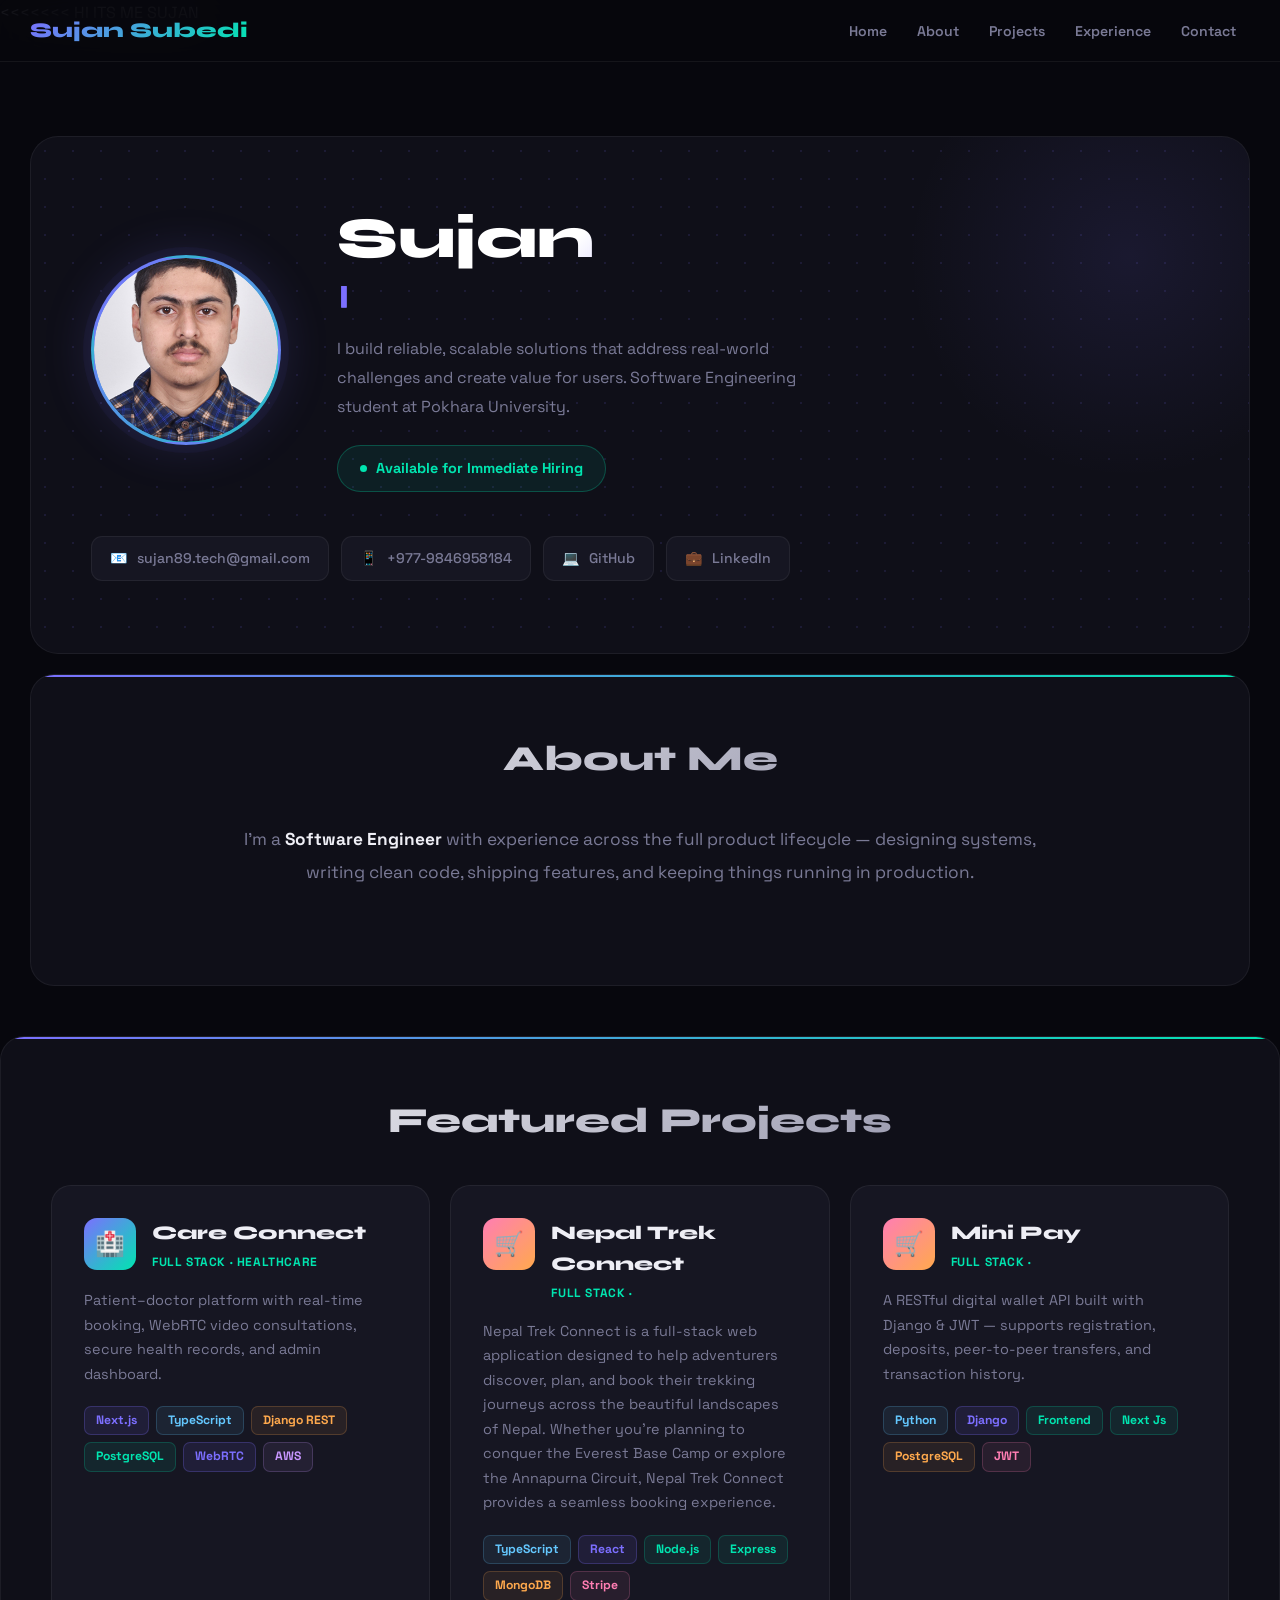
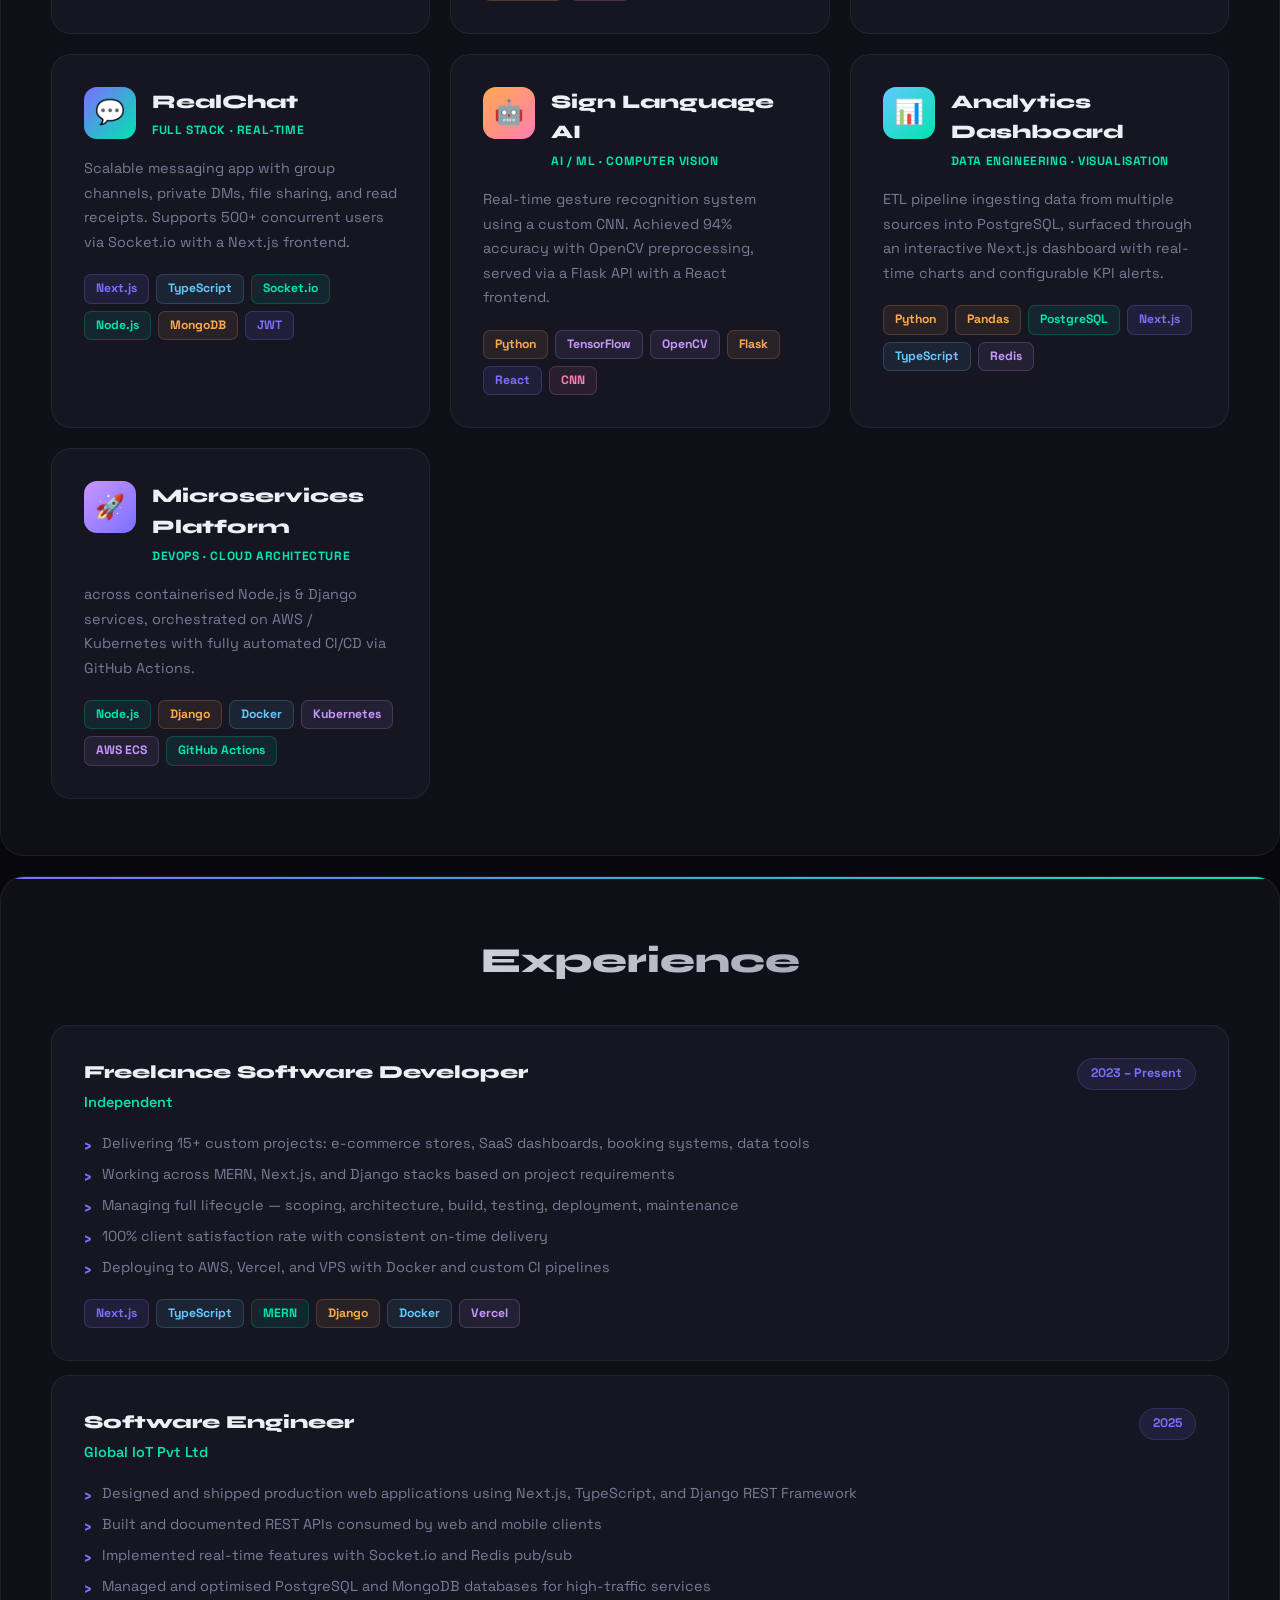
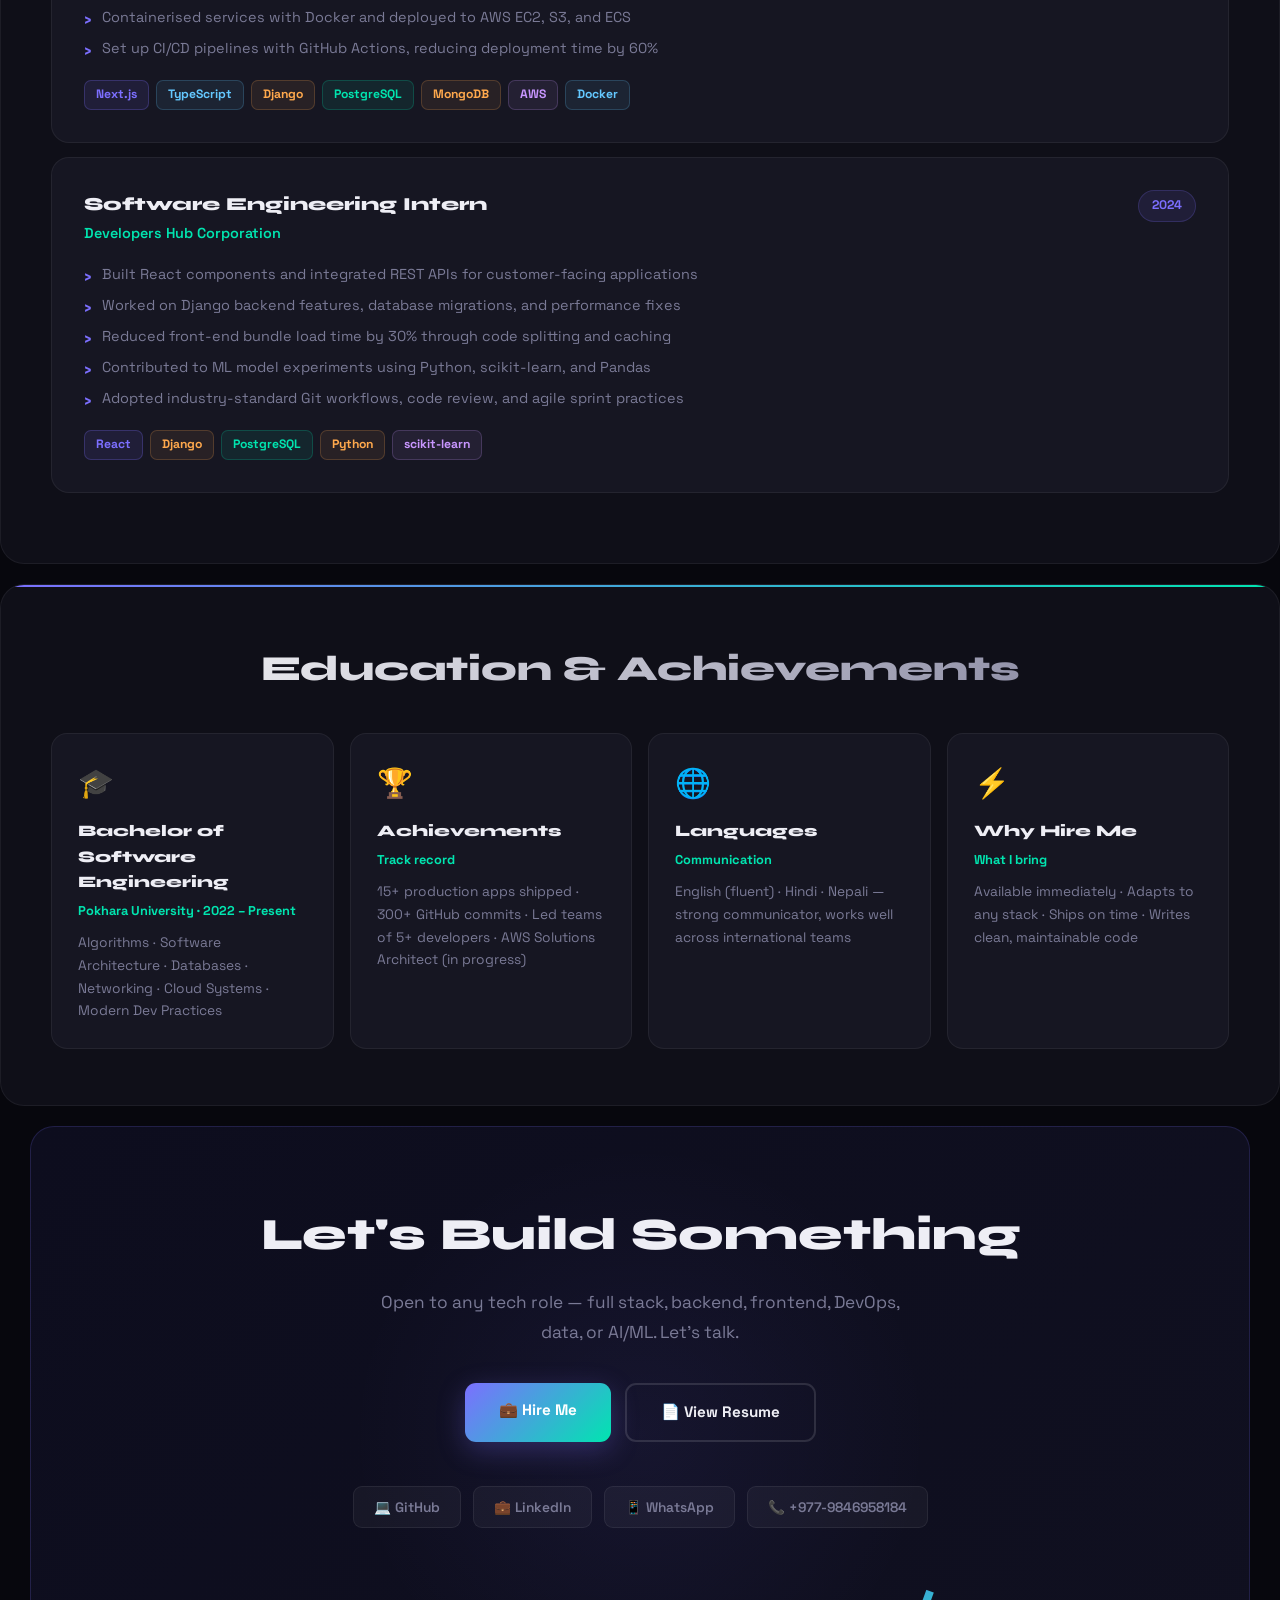
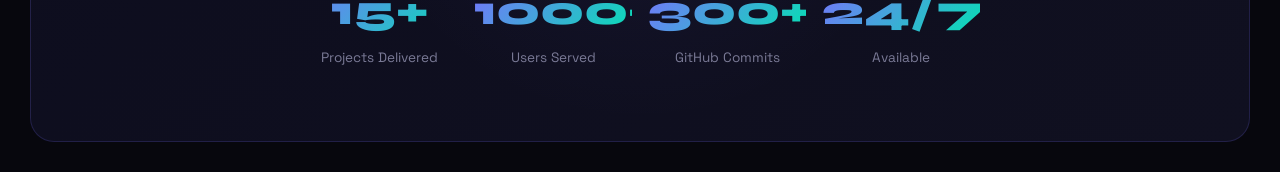
<file: index.html>
<!DOCTYPE html>
<html lang="en">
<head>
    <meta charset="UTF-8">
    <meta name="viewport" content="width=device-width, initial-scale=1.0">
<<<<<<< HI ITS ME SUJAN
    <title>Sujan Subedi — Software Engineer</title>
    <link rel="preconnect" href="https://fonts.googleapis.com">
    <link rel="preconnect" href="https://fonts.gstatic.com" crossorigin>
    <link href="https://fonts.googleapis.com/css2?family=Space+Grotesk:wght@300;400;500;600;700&family=Syne:wght@700;800;900&display=swap" rel="stylesheet">
    <link rel="icon" type="image/x-icon" href="/sujan_subedi20199999[1].jpg"> <!-- Legacy -->
<link rel="icon" type="image/png" sizes="32x32" href="/favicon-32x32.png"> <!-- Modern -->
<link rel="stylesheet" href="style.css">
   </head>
<body>

<div id="scrollProgress"></div>

<nav class="navbar">
    <div class="nav-container">
        <div class="nav-logo">Sujan Subedi</div>
        <ul class="nav-menu" id="navMenu">
            <li><a href="#home">Home</a></li>
            <li><a href="#about">About</a></li>
            <!-- <li><a href="#skills">Skills</a></li> -->
            <li><a href="#projects">Projects</a></li>
            <li><a href="#experience">Experience</a></li>
            <li><a href="#contact">Contact</a></li>
        </ul>
        <div class="mobile-menu-toggle" id="mobileToggle">
            <span></span><span></span><span></span>
        </div>
    </div>
</nav>

<div class="container">

<!-- ═══════ HERO ═══════ -->
<section class="hero" id="home">
    <div class="hero-inner">
        <div class="profile-row">
            <div class="profile-img-wrap">
                <div class="profile-img">
                    <img src="sujan_subedi20199999[1].jpg" alt="Sujan Subedi"
                         style="width:100%;height:100%;object-fit:cover;border-radius:50%">
                </div>
            </div>
            <div class="hero-text">
                <!-- Name with typewriter -->
                <h1 id="typewriter">Sujan Subedi</h1>
                <!-- Static subtitle with typewriter then blinking cursor — same animation style -->
                <div class="hero-subtitle" id="subtitle"></div>
                <p class="hero-tagline">
                    I build reliable, scalable solutions that address real-world challenges and create value for users.
                    Software Engineering student at Pokhara University.
                </p>
                <!-- <div class="domain-pills">
                    <span class="dpill dp-web">Web Dev</span>
                    <span class="dpill dp-be">Full Stack</span>
                    <span class="dpill dp-be">Backend</span>
                    <span class="dpill dp-cloud"> Cloud</span>
                    
                    <span class="dpill dp-data">Python</span>
                </div> -->
                <div class="avail-badge">
                    <div class="badge-dot"></div>
                    Available for Immediate Hiring
                </div>
            </div>
        </div>
        <div class="contact-bar">
            <div class="citem" onclick="location.href='mailto:sujan89.tech@gmail.com'">
                <span>📧</span><span>sujan89.tech@gmail.com</span>
            </div>
            <div class="citem" onclick="location.href='tel:+9779846958184'">
                <span>📱</span><span>+977-9846958184</span>
            </div>
            <div class="citem" onclick="window.open('https://github.com/sujansubedi89','_blank')">
                <span>💻</span><span>GitHub</span>
            </div>
            <div class="citem" onclick="window.open('https://www.linkedin.com/in/sujansubedi89/','_blank')">
                <span>💼</span><span>LinkedIn</span>
            </div>
        </div>
    </div>
</section>

<!-- ═══════ ABOUT ═══════ -->
<section class="section" id="about">
    <h2>About Me</h2>
    <p class="about-bio">
        I'm a <strong>Software Engineer</strong> with experience across the full product lifecycle —
        designing systems, writing clean code, shipping features, and keeping things running in production.
        <!-- My background spans <strong>web development, backend APIs, cloud infrastructure,
        databases, AI/ML, and data pipelines</strong>.
        I pick up new technologies fast, work well in teams, and care deeply about building
        software that is reliable, maintainable, and actually solves problems. -->
    </p>
    <!-- <div class="role-grid">
        <div class="role-card"><div class="rci">
            <div class="role-icon">⚛️</div>
            <div class="role-name">Frontend / Web Dev</div>
            <div class="role-skills">Next.js · React · TypeScript · Tailwind · responsive UI</div>
        </div></div>
        <div class="role-card"><div class="rci">
            <div class="role-icon">🟢</div>
            <div class="role-name">Backend Engineer</div>
            <div class="role-skills">Node.js · Django · REST APIs · system design · auth</div>
        </div></div>
        <div class="role-card"><div class="rci">
            <div class="role-icon">🔷</div>
            <div class="role-name">Full Stack Dev</div>
            <div class="role-skills">MERN · Next.js · Django + React · end-to-end delivery</div>
        </div></div>
        <div class="role-card"><div class="rci">
            <div class="role-icon">☁️</div>
            <div class="role-name">Cloud</div>
            <div class="role-skills">AWS · Docker · Kubernetes · CI/CD · GitHub Actions · Linux</div>
        </div></div>
        <div class="role-card"><div class="rci">
            <div class="role-icon">🤖</div>
            <div class="role-name">AI / ML Engineer</div>
            <div class="role-skills">Python · TensorFlow · scikit-learn · model deployment · pipelines</div>
        </div></div> -->
        <!-- <div class="role-card"><div class="rci">
            <div class="role-icon">🗄️</div>
            <div class="role-name">Database Engineer</div>
            <div class="role-skills">MongoDB · PostgreSQL · MySQL · Prisma · Redis · optimisation</div>
        </div></div> -->
        <!-- <div class="role-card"><div class="rci">
            <div class="role-icon">📊</div>
            <div class="role-name">Data Engineering</div>
            <div class="role-skills">Python · Pandas · NumPy · ETL pipelines · analytics dashboards</div>
        </div></div> -->
    </div>
</section>

<!-- ═══════ SKILLS ═══════ -->
<!-- <section class="section" id="skills">
    <h2>Technical Skills</h2>
    <div class="skill-domains">
        <div>
            <div class="sdh">⚛️ Frontend & Web</div>
            <div class="skill-wrap">
                <div class="stag"><span>Next.js 14+</span></div><div class="stag"><span>TypeScript</span></div>
                <div class="stag"><span>React.js</span></div><div class="stag"><span>JavaScript (ES6+)</span></div>
                <div class="stag"><span>Tailwind CSS</span></div><div class="stag"><span>shadcn/ui</span></div>
                <div class="stag"><span>HTML5 / CSS3</span></div><div class="stag"><span>Redux / Zustand</span></div>
                <div class="stag"><span>React Query</span></div><div class="stag"><span>Framer Motion</span></div>
            </div>
        </div>
        <div>
            <div class="sdh g">🟢 Backend — Node.js</div>
            <div class="skill-wrap">
                <div class="stag"><span>Node.js</span></div><div class="stag"><span>Express.js</span></div>
                <div class="stag"><span>REST API Design</span></div><div class="stag"><span>GraphQL</span></div>
                <div class="stag"><span>Socket.io</span></div><div class="stag"><span>JWT / OAuth</span></div>
                <div class="stag"><span>Microservices</span></div>
            </div>
        </div>
        <div>
            <div class="sdh o">🐍 Backend — Python</div>
            <div class="skill-wrap">
                <div class="stag"><span>Python</span></div><div class="stag"><span>Django</span></div>
                <div class="stag"><span>Django REST Framework</span></div><div class="stag"><span>FastAPI</span></div>
                <div class="stag"><span>Flask</span></div><div class="stag"><span>Celery</span></div>
                <div class="stag"><span>Scripting & Automation</span></div>
            </div>
        </div>
        <div>
            <div class="sdh pk">🗄️ Databases</div>
            <div class="skill-wrap">
                <div class="stag"><span>MongoDB</span></div><div class="stag"><span>Mongoose</span></div>
                <div class="stag"><span>PostgreSQL</span></div><div class="stag"><span>MySQL</span></div>
                <div class="stag"><span>Prisma ORM</span></div><div class="stag"><span>Redis</span></div>
                <div class="stag"><span>Supabase</span></div><div class="stag"><span>Query Optimisation</span></div>
            </div>
        </div>
        <div>
            <div class="sdh b">☁️ Cloud</div>
            <div class="skill-wrap">
                <div class="stag"><span>AWS EC2 / S3 / Lambda</span></div><div class="stag"><span>Docker</span></div>
                <div class="stag"><span>Kubernetes</span></div><div class="stag"><span>CI/CD Pipelines</span></div>
                <div class="stag"><span>GitHub Actions</span></div><div class="stag"><span>Vercel</span></div>
                <div class="stag"><span>Linux / Bash</span></div><div class="stag"><span>Nginx</span></div>
            </div>
        </div>
        <div>
            <div class="sdh v">🤖 AI / ML & Data</div>
            <div class="skill-wrap">
                <div class="stag"><span>TensorFlow</span></div><div class="stag"><span>Scikit-learn</span></div>
                <div class="stag"><span>Pandas / NumPy</span></div><div class="stag"><span>OpenCV</span></div>
                <div class="stag"><span>ETL Pipelines</span></div><div class="stag"><span>Data Visualisation</span></div>
            </div>
        </div>
    </div>
</section> -->

<!-- ═══════ PROJECTS ═══════ -->
<section class="section" id="projects">
    <h2>Featured Projects</h2>
    <div class="proj-grid">

        <div class="proj-card">
            <div class="proj-top"><div class="proj-ico">🏥</div><div>
                <h3>Care Connect</h3><div class="proj-domain">Full Stack · Healthcare</div>
            </div></div>
            <p class="proj-desc">Patient–doctor platform with real-time booking, WebRTC video consultations, secure health records, and admin dashboard. </p>
            <div class="proj-tags">
                <span class="ptag ptag-p">Next.js</span><span class="ptag ptag-b">TypeScript</span>
                <span class="ptag ptag-o">Django REST</span><span class="ptag ptag-g">PostgreSQL</span>
                <span class="ptag ptag-p">WebRTC</span><span class="ptag ptag-v">AWS</span>
            </div>
        </div>

        <div class="proj-card">
            <div class="proj-top"><div class="proj-ico alt">🛒</div><div>
                <h3>Nepal Trek Connect</h3><div class="proj-domain">Full Stack · </div>
            </div></div>
            <p class="proj-desc">Nepal Trek Connect is a full-stack web application designed to help adventurers discover, plan, and book their trekking journeys across the beautiful landscapes of Nepal. Whether you're planning to conquer the Everest Base Camp or explore the Annapurna Circuit, Nepal Trek Connect provides a seamless booking experience.</p>
            <div class="proj-tags">
                <span class="ptag ptag-b">TypeScript</span><span class="ptag ptag-p">React</span>
                <span class="ptag ptag-g">Node.js</span><span class="ptag ptag-g">Express</span>
                <span class="ptag ptag-o">MongoDB</span><span class="ptag ptag-pk">Stripe</span>
            </div>
        </div>
        <div class="proj-card">
            <div class="proj-top"><div class="proj-ico alt">🛒</div><div>
                <h3>Mini Pay</h3><div class="proj-domain">Full Stack · </div>
            </div></div>
            <p class="proj-desc">A RESTful digital wallet API built with Django & JWT — supports registration, deposits, peer-to-peer transfers, and transaction history.</p>
            <div class="proj-tags">
                <span class="ptag ptag-b">Python</span><span class="ptag ptag-p">Django</span>
                <span class="ptag ptag-g">Frontend</span><span class="ptag ptag-g">Next Js</span>
                <span class="ptag ptag-o">PostgreSQL</span><span class="ptag ptag-pk">JWT</span>
            </div>
        </div>

        <div class="proj-card">
            <div class="proj-top"><div class="proj-ico">💬</div><div>
                <h3>RealChat</h3><div class="proj-domain">Full Stack · Real-time</div>
            </div></div>
            <p class="proj-desc">Scalable messaging app with group channels, private DMs, file sharing, and read receipts. Supports 500+ concurrent users via Socket.io with a Next.js frontend.</p>
            <div class="proj-tags">
                <span class="ptag ptag-p">Next.js</span><span class="ptag ptag-b">TypeScript</span>
                <span class="ptag ptag-g">Socket.io</span><span class="ptag ptag-g">Node.js</span>
                <span class="ptag ptag-o">MongoDB</span><span class="ptag ptag-p">JWT</span>
            </div>
        </div>

        <div class="proj-card">
            <div class="proj-top"><div class="proj-ico data">🤖</div><div>
                <h3>Sign Language AI</h3><div class="proj-domain">AI / ML · Computer Vision</div>
            </div></div>
            <p class="proj-desc">Real-time gesture recognition system using a custom CNN. Achieved 94% accuracy with OpenCV preprocessing, served via a Flask API with a React frontend.</p>
            <div class="proj-tags">
                <span class="ptag ptag-o">Python</span><span class="ptag ptag-v">TensorFlow</span>
                <span class="ptag ptag-v">OpenCV</span><span class="ptag ptag-o">Flask</span>
                <span class="ptag ptag-p">React</span><span class="ptag ptag-pk">CNN</span>
            </div>
        </div>

        <div class="proj-card">
            <div class="proj-top"><div class="proj-ico cloud">📊</div><div>
                <h3>Analytics Dashboard</h3><div class="proj-domain">Data Engineering · Visualisation</div>
            </div></div>
            <p class="proj-desc">ETL pipeline ingesting data from multiple sources into PostgreSQL, surfaced through an interactive Next.js dashboard with real-time charts and configurable KPI alerts.</p>
            <div class="proj-tags">
                <span class="ptag ptag-o">Python</span><span class="ptag ptag-o">Pandas</span>
                <span class="ptag ptag-g">PostgreSQL</span><span class="ptag ptag-p">Next.js</span>
                <span class="ptag ptag-b">TypeScript</span><span class="ptag ptag-v">Redis</span>
            </div>
        </div>

        <div class="proj-card">
            <div class="proj-top"><div class="proj-ico devops">🚀</div><div>
                <h3>Microservices Platform</h3><div class="proj-domain">DevOps · Cloud Architecture</div>
            </div></div>
            <p class="proj-desc"> across containerised Node.js & Django services, orchestrated on AWS  / Kubernetes with fully automated CI/CD via GitHub Actions.</p>
            <div class="proj-tags">
                <span class="ptag ptag-g">Node.js</span><span class="ptag ptag-o">Django</span>
                <span class="ptag ptag-b">Docker</span><span class="ptag ptag-v">Kubernetes</span>
                <span class="ptag ptag-v">AWS ECS</span><span class="ptag ptag-g">GitHub Actions</span>
            </div>
        </div>

    </div>
</section>

<!-- ═══════ EXPERIENCE ═══════ -->
<section class="section" id="experience">
    <h2>Experience</h2>

    <!-- Freelance — current / ongoing -->
    <div class="exp-card">
        <div class="exp-head">
            <div>
                <div class="exp-title">Freelance Software Developer</div>
                <div class="exp-co">Independent</div>
            </div>
            <div class="exp-period">2023 – Present</div>
        </div>
        <ul class="exp-list">
            <li>Delivering 15+ custom projects: e-commerce stores, SaaS dashboards, booking systems, data tools</li>
            <li>Working across MERN, Next.js, and Django stacks based on project requirements</li>
            <li>Managing full lifecycle — scoping, architecture, build, testing, deployment, maintenance</li>
            <li>100% client satisfaction rate with consistent on-time delivery</li>
            <li>Deploying to AWS, Vercel, and VPS with Docker and custom CI pipelines</li>
        </ul>
        <div class="exp-tags">
            <span class="ptag ptag-p">Next.js</span><span class="ptag ptag-b">TypeScript</span>
            <span class="ptag ptag-g">MERN</span><span class="ptag ptag-o">Django</span>
            <span class="ptag ptag-b">Docker</span><span class="ptag ptag-v">Vercel</span>
        </div>
    </div>

    <!-- Global IoT — 2025, past role -->
    <div class="exp-card">
        <div class="exp-head">
            <div>
                <div class="exp-title">Software Engineer</div>
                <div class="exp-co">Global IoT Pvt Ltd</div>
            </div>
            <div class="exp-period">2025</div>
        </div>
        <ul class="exp-list">
            <li>Designed and shipped production web applications using Next.js, TypeScript, and Django REST Framework</li>
            <li>Built and documented REST APIs consumed by web and mobile clients</li>
            <li>Implemented real-time features with Socket.io and Redis pub/sub</li>
            <li>Managed and optimised PostgreSQL and MongoDB databases for high-traffic services</li>
            <li>Containerised services with Docker and deployed to AWS EC2, S3, and ECS</li>
            <li>Set up CI/CD pipelines with GitHub Actions, reducing deployment time by 60%</li>
        </ul>
        <div class="exp-tags">
            <span class="ptag ptag-p">Next.js</span><span class="ptag ptag-b">TypeScript</span>
            <span class="ptag ptag-o">Django</span><span class="ptag ptag-g">PostgreSQL</span>
            <span class="ptag ptag-o">MongoDB</span><span class="ptag ptag-v">AWS</span>
            <span class="ptag ptag-b">Docker</span>
        </div>
    </div>

    <!-- Internship — before Global IoT -->
    <div class="exp-card">
        <div class="exp-head">
            <div>
                <div class="exp-title">Software Engineering Intern</div>
                <div class="exp-co">Developers Hub Corporation</div>
            </div>
            <div class="exp-period">2024</div>
        </div>
        <ul class="exp-list">
            <li>Built React components and integrated REST APIs for customer-facing applications</li>
            <li>Worked on Django backend features, database migrations, and performance fixes</li>
            <li>Reduced front-end bundle load time by 30% through code splitting and caching</li>
            <li>Contributed to ML model experiments using Python, scikit-learn, and Pandas</li>
            <li>Adopted industry-standard Git workflows, code review, and agile sprint practices</li>
        </ul>
        <div class="exp-tags">
            <span class="ptag ptag-p">React</span><span class="ptag ptag-o">Django</span>
            <span class="ptag ptag-g">PostgreSQL</span><span class="ptag ptag-o">Python</span>
            <span class="ptag ptag-v">scikit-learn</span>
        </div>
    </div>

</section>

<!-- ═══════ EDUCATION ═══════ -->
<section class="section">
    <h2>Education & Achievements</h2>
    <div class="edu-grid">
        <div class="edu-card">
            <div class="edu-emoji">🎓</div>
            <h3>Bachelor of Software Engineering</h3>
            <div class="edu-sub">Pokhara University · 2022 – Present</div>
            <p>Algorithms · Software Architecture · Databases · Networking · Cloud Systems · Modern Dev Practices</p>
        </div>
        <div class="edu-card">
            <div class="edu-emoji">🏆</div>
            <h3>Achievements</h3>
            <div class="edu-sub">Track record</div>
            <p>15+ production apps shipped · 300+ GitHub commits · Led teams of 5+ developers · AWS Solutions Architect (in progress)</p>
        </div>
        <div class="edu-card">
            <div class="edu-emoji">🌐</div>
            <h3>Languages</h3>
            <div class="edu-sub">Communication</div>
            <p>English (fluent) · Hindi · Nepali — strong communicator, works well across international teams</p>
        </div>
        <div class="edu-card">
            <div class="edu-emoji">⚡</div>
            <h3>Why Hire Me</h3>
            <div class="edu-sub">What I bring</div>
            <p>Available immediately · Adapts to any stack · Ships on time · Writes clean, maintainable code</p>
        </div>
    </div>
</section>

</div><!-- /container -->

<!-- ═══════ CTA / CONTACT ═══════ -->
<div class="cta-wrap">
    <section class="cta-section" id="contact">
        <h2>Let's Build Something</h2>
        <p>Open to any tech role — full stack, backend, frontend, DevOps, data, or AI/ML. Let's talk.</p>
        <div class="cta-btns">
            <a href="mailto:sujansubedinpnp@gmail.com" class="cbtn cbtn-primary">💼 Hire Me</a>
            <a href="#" class="cbtn cbtn-secondary" onclick="showResumeModal();return false">📄 View Resume</a>
        </div>
        <div class="social-row">
            <a href="https://github.com/sujansubedi89" target="_blank" class="slink">💻 GitHub</a>
            <a href="https://www.linkedin.com/in/developersujansubedi/" target="_blank" class="slink">💼 LinkedIn</a>
            <a href="https://wa.me/9779846958184" target="_blank" class="slink">📱 WhatsApp</a>
            <a href="tel:+9779846958184" class="slink">📞 +977-9846958184</a>
        </div>
        <div class="stats-row">
            <div class="stat"><div class="stat-n">15+</div><div class="stat-l">Projects Delivered</div></div>
            <div class="stat"><div class="stat-n">1000+</div><div class="stat-l">Users Served</div></div>
            <div class="stat"><div class="stat-n">300+</div><div class="stat-l">GitHub Commits</div></div>
            <div class="stat"><div class="stat-n">24/7</div><div class="stat-l">Available</div></div>
        </div>
    </section>
</div>

<script>
document.addEventListener('DOMContentLoaded', function(){

    // mobile menu
    const toggle = document.getElementById('mobileToggle');
    const menu   = document.getElementById('navMenu');
    toggle.addEventListener('click', () => menu.classList.toggle('active'));

    // smooth scroll
    document.querySelectorAll('a[href^="#"]').forEach(a => {
        a.addEventListener('click', function(e){
            const t = document.querySelector(this.getAttribute('href'));
            if(t){ e.preventDefault(); t.scrollIntoView({behavior:'smooth',block:'start'}); menu.classList.remove('active'); }
        });
    });

    // scroll progress bar
    window.addEventListener('scroll', () => {
        const pct = (window.scrollY / (document.documentElement.scrollHeight - window.innerHeight)) * 100;
        document.getElementById('scrollProgress').style.width = pct + '%';
    });

    // section + card reveal
    const obs = new IntersectionObserver((entries) => {
        entries.forEach((e,i) => {
            if(e.isIntersecting) setTimeout(() => e.target.classList.add('animate'), i * 70);
        });
    },{threshold:0.07});
    document.querySelectorAll('.section,.proj-card').forEach(el => obs.observe(el));

    // ── Typewriter sequence ──
    // Step 1: type name
    // Step 2: type "Software Engineer" in the subtitle (same feel, different element)
    const nameEl     = document.getElementById('typewriter');
    const subtitleEl = document.getElementById('subtitle');
    const nameTxt    = 'Sujan Subedi';
    const subTxt     = 'Software Engineer';

    nameEl.textContent = '';

    function typeName(i){
        if(i < nameTxt.length){
            nameEl.textContent += nameTxt[i];
            setTimeout(() => typeName(i+1), 100);
        } else {
            // small pause then type subtitle
            setTimeout(() => typeSubtitle(0), 400);
        }
    }

    function typeSubtitle(i){
        if(i < subTxt.length){
            subtitleEl.textContent = subTxt.slice(0, i+1);
            setTimeout(() => typeSubtitle(i+1), 80);
        }
        // cursor keeps blinking via CSS ::after — no extra JS needed
    }

    // start after hero animates in
    setTimeout(() => typeName(0), 1500);
});

function showResumeModal(){
    const m = document.createElement('div');
    m.innerHTML = `
        <div style="position:fixed;inset:0;background:rgba(0,0,0,0.88);z-index:10000;display:flex;align-items:center;justify-content:center;padding:20px">
            <div style="background:#0f0f18;border:1px solid rgba(124,111,255,0.3);padding:40px;border-radius:20px;text-align:center;max-width:440px;width:100%">
                <div style="font-size:2em;margin-bottom:14px">📄</div>
                <h3 style="color:#7c6fff;margin-bottom:12px;font-size:1.3em;font-family:'Syne',sans-serif">Resume</h3>
                <p style="color:#7a7a96;margin-bottom:28px;line-height:1.65;font-size:0.95em">Happy to share my full resume — reach out by email and I'll send it right away.</p>
                <div style="display:flex;gap:12px;justify-content:center;flex-wrap:wrap">
                    <a href="mailto:sujansubedinpnp@gmail.com" style="background:linear-gradient(135deg,#7c6fff,#00e5b0);color:white;padding:12px 22px;border-radius:10px;text-decoration:none;font-weight:700;font-size:0.9em">📧 Email Me</a>
                    <button onclick="this.closest('div').parentElement.parentElement.remove()" style="background:rgba(255,255,255,0.06);color:#eeeef5;padding:12px 22px;border-radius:10px;border:1px solid rgba(255,255,255,0.1);font-weight:700;cursor:pointer;font-size:0.9em">Close</button>
                </div>
            </div>
        </div>`;
    document.body.appendChild(m);
}
</script>
</file>
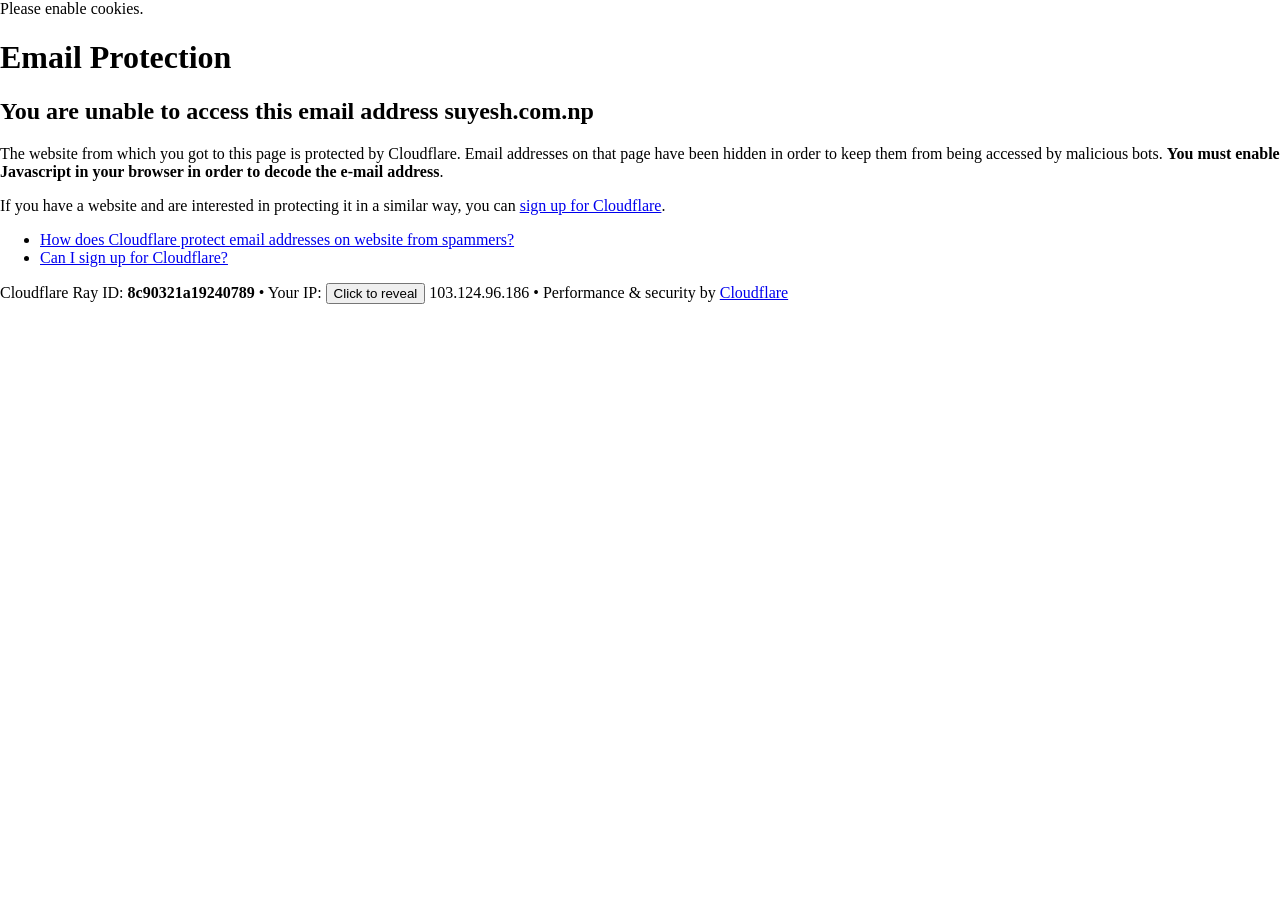
<file: cdn-cgi/l/email-protection.html>
<!DOCTYPE html>
<!--[if lt IE 7]> <html class="no-js ie6 oldie" lang="en-US"> <![endif]-->
<!--[if IE 7]>    <html class="no-js ie7 oldie" lang="en-US"> <![endif]-->
<!--[if IE 8]>    <html class="no-js ie8 oldie" lang="en-US"> <![endif]-->
<!--[if gt IE 8]><!--> <html class="no-js" lang="en-US"> <!--<![endif]-->

<!-- M from friend.com.np/cdn-cgi/l/email-protection by HTT w -->
<!-- Added by HTTrack --><meta http-equiv="content-type" content="text/html;charset=UTF-8" /><!-- /Added by HTTrack -->
<head>
<title>Email Protection | Cloudflare</title>
<meta charset="UTF-8" />
<meta http-equiv="Content-Type" content="text/html; charset=UTF-8" />
<meta http-equiv="X-UA-Compatible" content="IE=Edge" />
<meta name="robots" content="noindex, nofollow" />
<meta name="viewport" content="width=device-width,initial-scale=1" />
<link rel="stylesheet" id="cf_styles-css" href="https://sujansubedi12.com.np/cdn-cgi/styles/cf.errors.css" />
<!--[if lt IE 9]><link rel="stylesheet" id='cf_styles-ie-css' href="/cdn-cgi/styles/cf.errors.ie.css" /><![endif]-->
<style>body{margin:0;padding:0}</style>


<!--[if gte IE 10]><!-->
<script>
  if (!navigator.cookieEnabled) {
    window.addEventListener('DOMContentLoaded', function () {
      var cookieEl = document.getElementById('cookie-alert');
      cookieEl.style.display = 'block';
    })
  }
</script>
<!--<![endif]-->


</head>
<body>
  <div id="cf-wrapper">
    <div class="cf-alert cf-alert-error cf-cookie-error" id="cookie-alert" data-translate="enable_cookies">Please enable cookies.</div>
    <div id="cf-error-details" class="cf-error-details-wrapper">
      <div class="cf-wrapper cf-header cf-error-overview">
        <h1 data-translate="block_headline">Email Protection</h1>
        <h2 class="cf-subheadline"><span data-translate="unable_to_access">You are unable to access this email address</span> suyesh.com.np</h2>
      </div><!-- /.header -->

      <div class="cf-section cf-wrapper">
        <div class="cf-columns two">
          <div class="cf-column">
            <p>The website from which you got to this page is protected by Cloudflare. Email addresses on that page have been hidden in order to keep them from being accessed by malicious bots. <strong>You must enable Javascript in your browser in order to decode the e-mail address</strong>.</p>
            <p>If you have a website and are interested in protecting it in a similar way, you can <a rel="noopener noreferrer" href="https://www.cloudflare.com/sign-up?utm_source=email_protection">sign up for Cloudflare</a>.</p>
          </div>

          <div class="cf-column">
            <div class="grid_4">
              <div class="rail">
                  <div class="panel">
                      <ul class="nobullets">
                        <li><a rel="noopener noreferrer" class="modal-link-faq" href="https://support.cloudflare.com/hc/en-us/articles/200170016-What-is-Email-Address-Obfuscation-">How does Cloudflare protect email addresses on website from spammers?</a></li>
                        <li><a rel="noopener noreferrer" class="modal-link-faq" href="https://support.cloudflare.com/hc/en-us/categories/200275218-Getting-Started">Can I sign up for Cloudflare?</a></li>
                    </ul>
                </div>
              </div>
            </div>
          </div>
        </div>
      </div><!-- /.section -->

      <div class="cf-error-footer cf-wrapper w-240 lg:w-full py-10 sm:py-4 sm:px-8 mx-auto text-center sm:text-left border-solid border-0 border-t border-gray-300">
  <p class="text-13">
    <span class="cf-footer-item sm:block sm:mb-1">Cloudflare Ray ID: <strong class="font-semibold">8c90321a19240789</strong></span>
    <span class="cf-footer-separator sm:hidden">&bull;</span>
    <span id="cf-footer-item-ip" class="cf-footer-item hidden sm:block sm:mb-1">
      Your IP:
      <button type="button" id="cf-footer-ip-reveal" class="cf-footer-ip-reveal-btn">Click to reveal</button>
      <span class="hidden" id="cf-footer-ip">103.124.96.186</span>
      <span class="cf-footer-separator sm:hidden">&bull;</span>
    </span>
    <span class="cf-footer-item sm:block sm:mb-1"><span>Performance &amp; security by</span> <a rel="noopener noreferrer" href="https://www.cloudflare.com/5xx-error-landing" id="brand_link" target="_blank">Cloudflare</a></span>
    
  </p>
  <script>(function(){function d(){var b=a.getElementById("cf-footer-item-ip"),c=a.getElementById("cf-footer-ip-reveal");b&&"classList"in b&&(b.classList.remove("hidden"),c.addEventListener("click",function(){c.classList.add("hidden");a.getElementById("cf-footer-ip").classList.remove("hidden")}))}var a=document;document.addEventListener&&a.addEventListener("DOMContentLoaded",d)})();</script>
</div><!-- /.error-footer -->


    </div><!-- /#cf-error-details -->
  </div><!-- /#cf-wrapper -->

  <script>
  window._cf_translation = {};
  
  
</script>

</body>

<!-- M from friend .com.np/cdn-cgi/l/email-protection by HTT W -->
</html>
</file>
<file: style.css>
*{margin:0;padding:0;box-sizing:border-box}
        :root{
            --bg:#07070d;--s1:#0f0f18;--s2:#161622;
            --border:rgba(255,255,255,0.06);
            --p:#7c6fff;--p2:#00e5b0;--p3:#ff7eb3;--p4:#ffa94d;
            --text:#eeeef5;--muted:#7a7a96;
            --grad:linear-gradient(135deg,#7c6fff,#00e5b0);
            --grad2:linear-gradient(135deg,#ff7eb3,#ffa94d);
        }
        html{scroll-behavior:smooth}
        body{font-family:'Space Grotesk',sans-serif;background:var(--bg);color:var(--text);line-height:1.6;overflow-x:hidden}
        ::-webkit-scrollbar{width:6px}::-webkit-scrollbar-track{background:var(--bg)}::-webkit-scrollbar-thumb{background:var(--p);border-radius:3px}
        #scrollProgress{position:fixed;top:0;left:0;height:3px;width:0%;background:var(--grad);z-index:2000;transition:width 0.1s}

        /* NAV */
        .navbar{position:fixed;top:0;left:0;right:0;z-index:1000;background:rgba(7,7,13,0.9);backdrop-filter:blur(24px);border-bottom:1px solid var(--border);padding:14px 0;transform:translateY(-100%);animation:slideDown 0.6s ease 0.3s forwards}
        @keyframes slideDown{to{transform:translateY(0)}}
        .nav-container{max-width:1280px;margin:0 auto;display:flex;justify-content:space-between;align-items:center;padding:0 30px}
        .nav-logo{font-family:'Syne',sans-serif;font-size:1.3em;font-weight:900;background:var(--grad);-webkit-background-clip:text;-webkit-text-fill-color:transparent;background-clip:text}
        .nav-menu{display:flex;list-style:none;gap:2px}
        .nav-menu a{text-decoration:none;color:var(--muted);font-size:0.88em;font-weight:600;padding:7px 14px;border-radius:8px;transition:all 0.2s}
        .nav-menu a:hover{color:var(--text);background:rgba(124,111,255,0.1)}
        .mobile-menu-toggle{display:none;flex-direction:column;cursor:pointer;gap:5px}
        .mobile-menu-toggle span{width:22px;height:2px;background:var(--p);border-radius:2px;transition:0.3s}

        /* LAYOUT */
        .container{max-width:1280px;margin:0 auto;padding:110px 30px 30px}

        /* HERO */
        .hero{background:var(--s1);border:1px solid var(--border);border-radius:28px;padding:72px 60px;margin-bottom:20px;position:relative;overflow:hidden;opacity:0;transform:translateY(40px);animation:fadeUp 0.9s ease 0.5s forwards}
        @keyframes fadeUp{to{opacity:1;transform:translateY(0)}}
        .hero::before{content:'';position:absolute;inset:0;background-image:radial-gradient(circle,rgba(124,111,255,0.12) 1px,transparent 1px);background-size:28px 28px;pointer-events:none}
        .hero::after{content:'';position:absolute;top:-120px;right:-120px;width:480px;height:480px;border-radius:50%;background:radial-gradient(circle,rgba(124,111,255,0.1),transparent 65%);pointer-events:none}
        .hero-inner{position:relative;z-index:1}
        .profile-row{display:flex;align-items:center;gap:56px;margin-bottom:44px;flex-wrap:wrap}
        .profile-img-wrap{animation:float 7s ease-in-out infinite}
        @keyframes float{0%,100%{transform:translateY(0)}50%{transform:translateY(-12px)}}
        .profile-img{width:190px;height:190px;border-radius:50%;background:var(--grad);display:flex;align-items:center;justify-content:center;font-size:48px;font-weight:700;color:#fff;overflow:hidden;border:3px solid rgba(124,111,255,0.3);box-shadow:0 0 50px rgba(124,111,255,0.18),0 0 0 8px rgba(124,111,255,0.05)}

        /* Name */
        .hero-text h1{
            font-family:'Syne',sans-serif;font-size:3.6em;font-weight:900;line-height:1.05;
            background:linear-gradient(135deg,#fff 50%,var(--p));
            -webkit-background-clip:text;-webkit-text-fill-color:transparent;background-clip:text;
            margin-bottom:10px;
            opacity:0;animation:fromRight 0.8s ease 1s forwards;
        }
        @keyframes fromRight{from{opacity:0;transform:translateX(24px)}to{opacity:1;transform:translateX(0)}}

        /* Static "Software Engineer" subtitle with typewriter reveal */
        .hero-subtitle{
            font-family:'Syne',sans-serif;
            font-size:1.4em;font-weight:800;
            background:var(--grad);
            -webkit-background-clip:text;-webkit-text-fill-color:transparent;background-clip:text;
            margin-bottom:20px;
            min-height:1.6em;
            opacity:0;animation:fromRight 0.8s ease 1.2s forwards;
            letter-spacing:0.01em;
        }
        /* blinking cursor on subtitle */
        .hero-subtitle::after{
            content:'|';
            -webkit-text-fill-color:var(--p);
            animation:blink 1s step-end infinite;
            margin-left:2px;
        }
        @keyframes blink{0%,100%{opacity:1}50%{opacity:0}}

        .hero-tagline{font-size:1em;color:var(--muted);max-width:480px;line-height:1.8;margin-bottom:24px;opacity:0;animation:fromRight 0.8s ease 1.4s forwards}

        /* domain pills */
        .domain-pills{display:flex;flex-wrap:wrap;gap:8px;margin-bottom:26px;opacity:0;animation:fadeUp 0.8s ease 1.55s forwards}
        .dpill{padding:5px 13px;border-radius:20px;font-size:0.8em;font-weight:700;letter-spacing:0.02em;border:1px solid}
        .dp-web{background:rgba(124,111,255,0.1);border-color:rgba(124,111,255,0.3);color:var(--p)}
        .dp-be{background:rgba(0,229,176,0.08);border-color:rgba(0,229,176,0.25);color:var(--p2)}
        .dp-data{background:rgba(255,169,77,0.08);border-color:rgba(255,169,77,0.25);color:var(--p4)}
        .dp-cloud{background:rgba(100,200,255,0.08);border-color:rgba(100,200,255,0.25);color:#64c8ff}
        .dp-ai{background:rgba(200,150,255,0.08);border-color:rgba(200,150,255,0.25);color:#c896ff}

        .avail-badge{display:inline-flex;align-items:center;gap:9px;background:rgba(0,229,176,0.08);border:1px solid rgba(0,229,176,0.25);color:var(--p2);padding:11px 22px;border-radius:30px;font-weight:700;font-size:0.9em;animation:pulseGlow 3s ease-in-out infinite}
        .badge-dot{width:7px;height:7px;border-radius:50%;background:var(--p2);animation:bdot 1.4s ease-in-out infinite}
        @keyframes bdot{0%,100%{opacity:1}50%{opacity:0.2}}
        @keyframes pulseGlow{0%,100%{box-shadow:0 0 0 0 rgba(0,229,176,0.15)}50%{box-shadow:0 0 18px 4px rgba(0,229,176,0.08)}}

        .contact-bar{display:flex;flex-wrap:wrap;gap:12px;margin-top:36px;opacity:0;animation:fadeUp 0.8s ease 1.7s forwards}
        .citem{display:flex;align-items:center;gap:9px;background:var(--s2);border:1px solid var(--border);padding:10px 18px;border-radius:11px;cursor:pointer;transition:all 0.3s;color:var(--muted);font-size:0.88em;font-weight:500}
        .citem:hover{border-color:rgba(124,111,255,0.35);color:var(--text);transform:translateY(-3px);box-shadow:0 8px 22px rgba(124,111,255,0.1)}

        /* SECTIONS */
        .section{background:var(--s1);border:1px solid var(--border);border-radius:24px;padding:56px 50px;margin-bottom:20px;position:relative;overflow:hidden;opacity:0;transform:translateY(24px);transition:all 0.55s ease}
        .section.animate{opacity:1;transform:translateY(0)}
        .section::before{content:'';position:absolute;top:0;left:0;right:0;height:2px;background:var(--grad)}
        .section h2{font-family:'Syne',sans-serif;font-size:2.2em;font-weight:900;margin-bottom:36px;text-align:center;background:linear-gradient(135deg,#fff,var(--muted));-webkit-background-clip:text;-webkit-text-fill-color:transparent;background-clip:text}

        /* ABOUT */
        .about-bio{font-size:1.08em;color:var(--muted);text-align:center;max-width:820px;margin:0 auto 40px;line-height:1.9}
        .about-bio strong{color:var(--text)}
        .role-grid{display:grid;grid-template-columns:repeat(auto-fit,minmax(200px,1fr));gap:14px}
        .role-card{background:var(--s2);border:1px solid var(--border);border-radius:16px;padding:22px 18px;transition:all 0.3s;position:relative;overflow:hidden}
        .role-card::before{content:'';position:absolute;inset:0;background:var(--grad);opacity:0;transition:opacity 0.3s}
        .role-card:hover::before{opacity:0.05}
        .role-card:hover{border-color:rgba(124,111,255,0.3);transform:translateY(-4px);box-shadow:0 10px 28px rgba(124,111,255,0.08)}
        .rci{position:relative;z-index:1}
        .role-icon{font-size:1.7em;margin-bottom:10px}
        .role-name{font-family:'Syne',sans-serif;font-size:0.95em;font-weight:800;color:var(--text);margin-bottom:6px}
        .role-skills{font-size:0.78em;color:var(--muted);line-height:1.6}

        /* SKILLS */
        .skill-domains{display:flex;flex-direction:column;gap:28px}
        .sdh{display:flex;align-items:center;gap:10px;font-size:1em;font-weight:700;color:var(--text);padding:12px 18px;background:var(--s2);border-radius:10px;border-left:3px solid var(--p);margin-bottom:14px}
        .sdh.g{border-color:var(--p2)}.sdh.o{border-color:var(--p4)}.sdh.pk{border-color:var(--p3)}.sdh.b{border-color:#64c8ff}.sdh.v{border-color:#c896ff}
        .skill-wrap{display:flex;flex-wrap:wrap;gap:10px}
        .stag{background:var(--s2);border:1px solid var(--border);color:var(--text);padding:9px 16px;border-radius:9px;font-size:0.85em;font-weight:600;transition:all 0.3s;cursor:default;position:relative;overflow:hidden}
        .stag::before{content:'';position:absolute;inset:0;background:var(--grad);opacity:0;transition:opacity 0.3s}
        .stag span{position:relative;z-index:1}
        .stag:hover::before{opacity:1}
        .stag:hover{border-color:transparent;transform:translateY(-3px);box-shadow:0 8px 20px rgba(124,111,255,0.22)}

        /* PROJECTS */
        .proj-grid{display:grid;grid-template-columns:repeat(auto-fit,minmax(360px,1fr));gap:20px;margin-top:8px}
        .proj-card{background:var(--s2);border:1px solid var(--border);border-radius:20px;padding:32px;transition:all 0.4s ease;position:relative;overflow:hidden;opacity:0;transform:translateY(20px)}
        .proj-card.animate{opacity:1;transform:translateY(0)}
        .proj-card::after{content:'';position:absolute;inset:-1px;border-radius:20px;background:var(--grad);opacity:0;z-index:-1;transition:opacity 0.4s}
        
        .proj-top{display:flex;align-items:flex-start;gap:16px;margin-bottom:16px}
        .proj-ico{width:52px;height:52px;border-radius:13px;background:var(--grad);display:flex;align-items:center;justify-content:center;font-size:1.5em;flex-shrink:0}
        .proj-ico.alt{background:var(--grad2)}.proj-ico.cloud{background:linear-gradient(135deg,#64c8ff,#00e5b0)}.proj-ico.data{background:linear-gradient(135deg,#ffa94d,#ff7eb3)}.proj-ico.devops{background:linear-gradient(135deg,#c896ff,#7c6fff)}
        .proj-card h3{font-family:'Syne',sans-serif;font-size:1.2em;font-weight:800;color:var(--text);margin-bottom:4px}
         .proj-card:hover{border-color:rgba(124,111,255,0.25);transform:translateX(4px)}
        .proj-domain{font-size:0.75em;color:var(--p2);font-weight:700;text-transform:uppercase;letter-spacing:0.05em}
        .proj-desc{color:var(--muted);font-size:0.9em;line-height:1.7;margin-bottom:20px}
        .proj-tags{display:flex;flex-wrap:wrap;gap:7px}
        .ptag{padding:4px 11px;border-radius:7px;font-size:0.76em;font-weight:700;border:1px solid;transition:all 0.2s}
        .ptag-p{background:rgba(124,111,255,0.1);border-color:rgba(124,111,255,0.25);color:var(--p)}
        .ptag-g{background:rgba(0,229,176,0.08);border-color:rgba(0,229,176,0.2);color:var(--p2)}
        .ptag-o{background:rgba(255,169,77,0.08);border-color:rgba(255,169,77,0.2);color:var(--p4)}
        .ptag-pk{background:rgba(255,126,179,0.08);border-color:rgba(255,126,179,0.2);color:var(--p3)}
        .ptag-b{background:rgba(100,200,255,0.08);border-color:rgba(100,200,255,0.2);color:#64c8ff}
        .ptag-v{background:rgba(200,150,255,0.08);border-color:rgba(200,150,255,0.2);color:#c896ff}
        .ptag-p:hover{background:var(--p);color:#fff;border-color:var(--p)}
        .ptag-g:hover{background:var(--p2);color:#07070d;border-color:var(--p2)}
        .ptag-o:hover{background:var(--p4);color:#07070d;border-color:var(--p4)}
        .ptag-pk:hover{background:var(--p3);color:#fff;border-color:var(--p3)}
        .ptag-b:hover{background:#64c8ff;color:#07070d;border-color:#64c8ff}
        .ptag-v:hover{background:#c896ff;color:#07070d;border-color:#c896ff}

        /* EXPERIENCE */
        .exp-card{background:var(--s2);border:1px solid var(--border);border-radius:18px;padding:32px;margin-bottom:14px;transition:all 0.3s}
        .exp-card:hover{border-color:rgba(124,111,255,0.25);transform:translateX(4px)}
        .exp-head{display:flex;justify-content:space-between;align-items:flex-start;margin-bottom:14px;flex-wrap:wrap;gap:10px}
        .exp-title{font-family:'Syne',sans-serif;font-size:1.15em;font-weight:800;color:var(--text)}
        .exp-co{color:var(--p2);font-weight:600;font-size:0.9em;margin-top:3px}
        .exp-period{background:rgba(124,111,255,0.1);border:1px solid rgba(124,111,255,0.2);color:var(--p);padding:5px 13px;border-radius:18px;font-size:0.78em;font-weight:700;white-space:nowrap}
        .exp-list{list-style:none}
        .exp-list li{color:var(--muted);font-size:0.9em;padding:4px 0;padding-left:18px;position:relative;line-height:1.6}
        .exp-list li::before{content:'›';position:absolute;left:0;color:var(--p);font-weight:700;font-size:1.1em}
        .exp-tags{display:flex;flex-wrap:wrap;gap:7px;margin-top:16px}

        /* EDUCATION */
        .edu-grid{display:grid;grid-template-columns:repeat(auto-fit,minmax(250px,1fr));gap:16px}
        .edu-card{background:var(--s2);border:1px solid var(--border);border-radius:16px;padding:26px;transition:all 0.3s}
        .edu-card:hover{border-color:rgba(124,111,255,0.25);transform:translateY(-3px)}
        .edu-emoji{font-size:1.8em;margin-bottom:12px}
        .edu-card h3{font-family:'Syne',sans-serif;font-size:1em;font-weight:800;margin-bottom:6px}
        .edu-sub{color:var(--p2);font-size:0.8em;font-weight:700;margin-bottom:10px}
        .edu-card p{color:var(--muted);font-size:0.86em;line-height:1.65}

        /* CTA */
        .cta-wrap{padding:0 30px 30px;max-width:1280px;margin:0 auto}
        .cta-section{background:linear-gradient(135deg,#0d0d1e,#101020);border:1px solid rgba(124,111,255,0.18);border-radius:24px;padding:72px 50px;text-align:center;position:relative;overflow:hidden}
        .cta-section::before{content:'';position:absolute;top:50%;left:50%;transform:translate(-50%,-50%);width:600px;height:600px;border-radius:50%;background:radial-gradient(circle,rgba(124,111,255,0.07),transparent 68%);pointer-events:none}
        .cta-section h2{font-family:'Syne',sans-serif;font-size:2.8em;font-weight:900;color:var(--text);margin-bottom:16px;position:relative}
        .cta-section p{color:var(--muted);font-size:1.08em;max-width:560px;margin:0 auto 36px;line-height:1.75;position:relative}
        .cta-btns{display:flex;gap:14px;justify-content:center;flex-wrap:wrap;position:relative}
        .cbtn{padding:15px 34px;border-radius:11px;font-size:0.95em;font-weight:700;text-decoration:none;transition:all 0.3s;font-family:'Space Grotesk',sans-serif;cursor:pointer;border:none}
        .cbtn-primary{background:var(--grad);color:white;box-shadow:0 8px 28px rgba(124,111,255,0.28)}
        .cbtn-primary:hover{transform:translateY(-3px);box-shadow:0 14px 38px rgba(124,111,255,0.38)}
        .cbtn-secondary{background:transparent;color:var(--text);border:2px solid rgba(255,255,255,0.12)}
        .cbtn-secondary:hover{border-color:var(--p);color:var(--p);transform:translateY(-3px)}
        .social-row{display:flex;justify-content:center;gap:12px;flex-wrap:wrap;margin-top:44px;position:relative}
        .slink{display:flex;align-items:center;gap:7px;padding:9px 20px;border-radius:9px;background:rgba(255,255,255,0.04);border:1px solid rgba(255,255,255,0.07);color:var(--muted);text-decoration:none;font-size:0.86em;font-weight:600;transition:all 0.3s}
        .slink:hover{background:rgba(124,111,255,0.1);border-color:rgba(124,111,255,0.28);color:var(--text);transform:translateY(-2px)}
        .stats-row{display:grid;grid-template-columns:repeat(auto-fit,minmax(150px,1fr));gap:16px;max-width:680px;margin:50px auto 0;position:relative}
        .stat{text-align:center}
        .stat-n{font-family:'Syne',sans-serif;font-size:2.6em;font-weight:900;background:var(--grad);-webkit-background-clip:text;-webkit-text-fill-color:transparent;background-clip:text}
        .stat-l{color:var(--muted);font-size:0.85em;margin-top:3px}

        /* RESPONSIVE */
        @media(max-width:768px){
            .hero{padding:46px 24px}
            .profile-row{flex-direction:column;text-align:center;gap:28px}
            .hero-text h1{font-size:2.4em}
            .domain-pills,.contact-bar{justify-content:center}
            .avail-badge{margin:0 auto}
            .section{padding:36px 22px}
            .proj-grid{grid-template-columns:1fr}
            .nav-menu{display:none;position:absolute;top:100%;left:0;right:0;flex-direction:column;background:var(--s1);padding:16px;gap:2px;border-bottom:1px solid var(--border)}
            .nav-menu.active{display:flex}
            .mobile-menu-toggle{display:flex}
            .cta-section{padding:44px 22px}
            .cta-section h2{font-size:2em}
            .cta-wrap{padding:0 16px 20px}
        }
</file>
